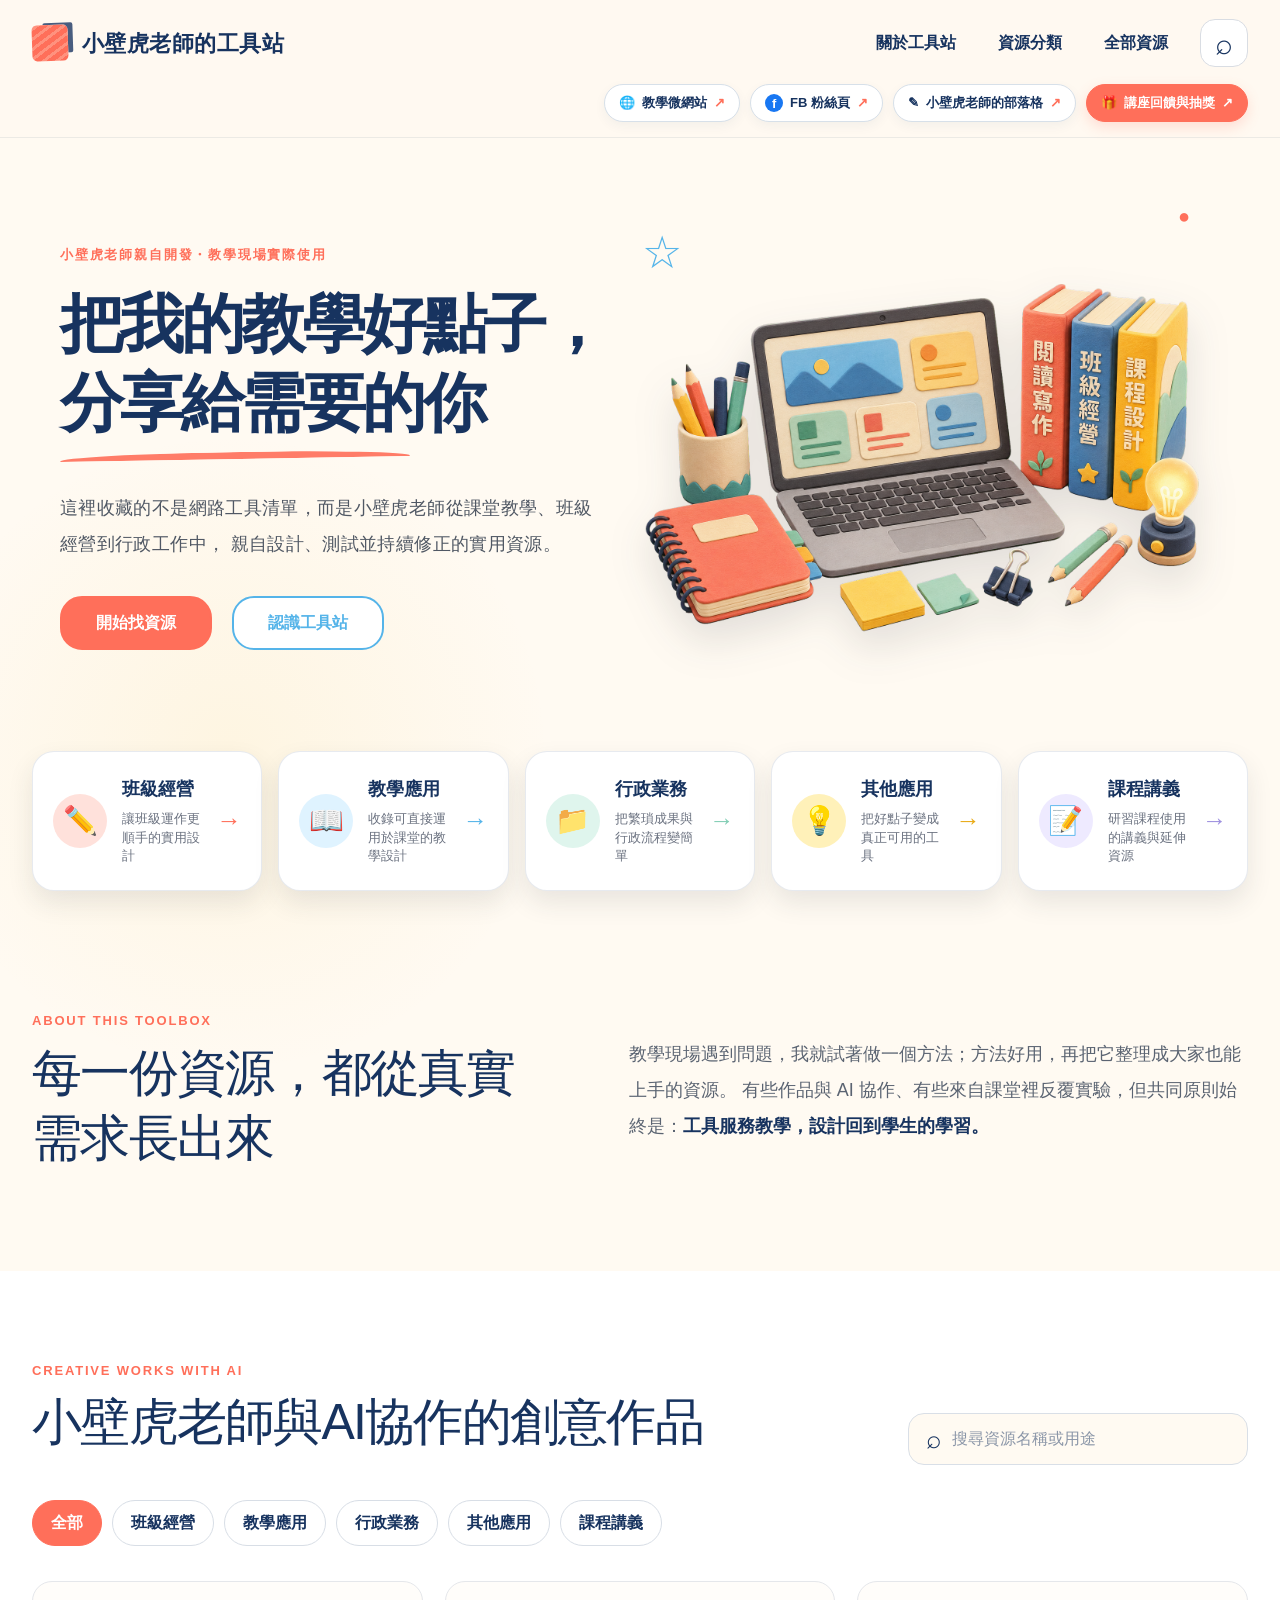
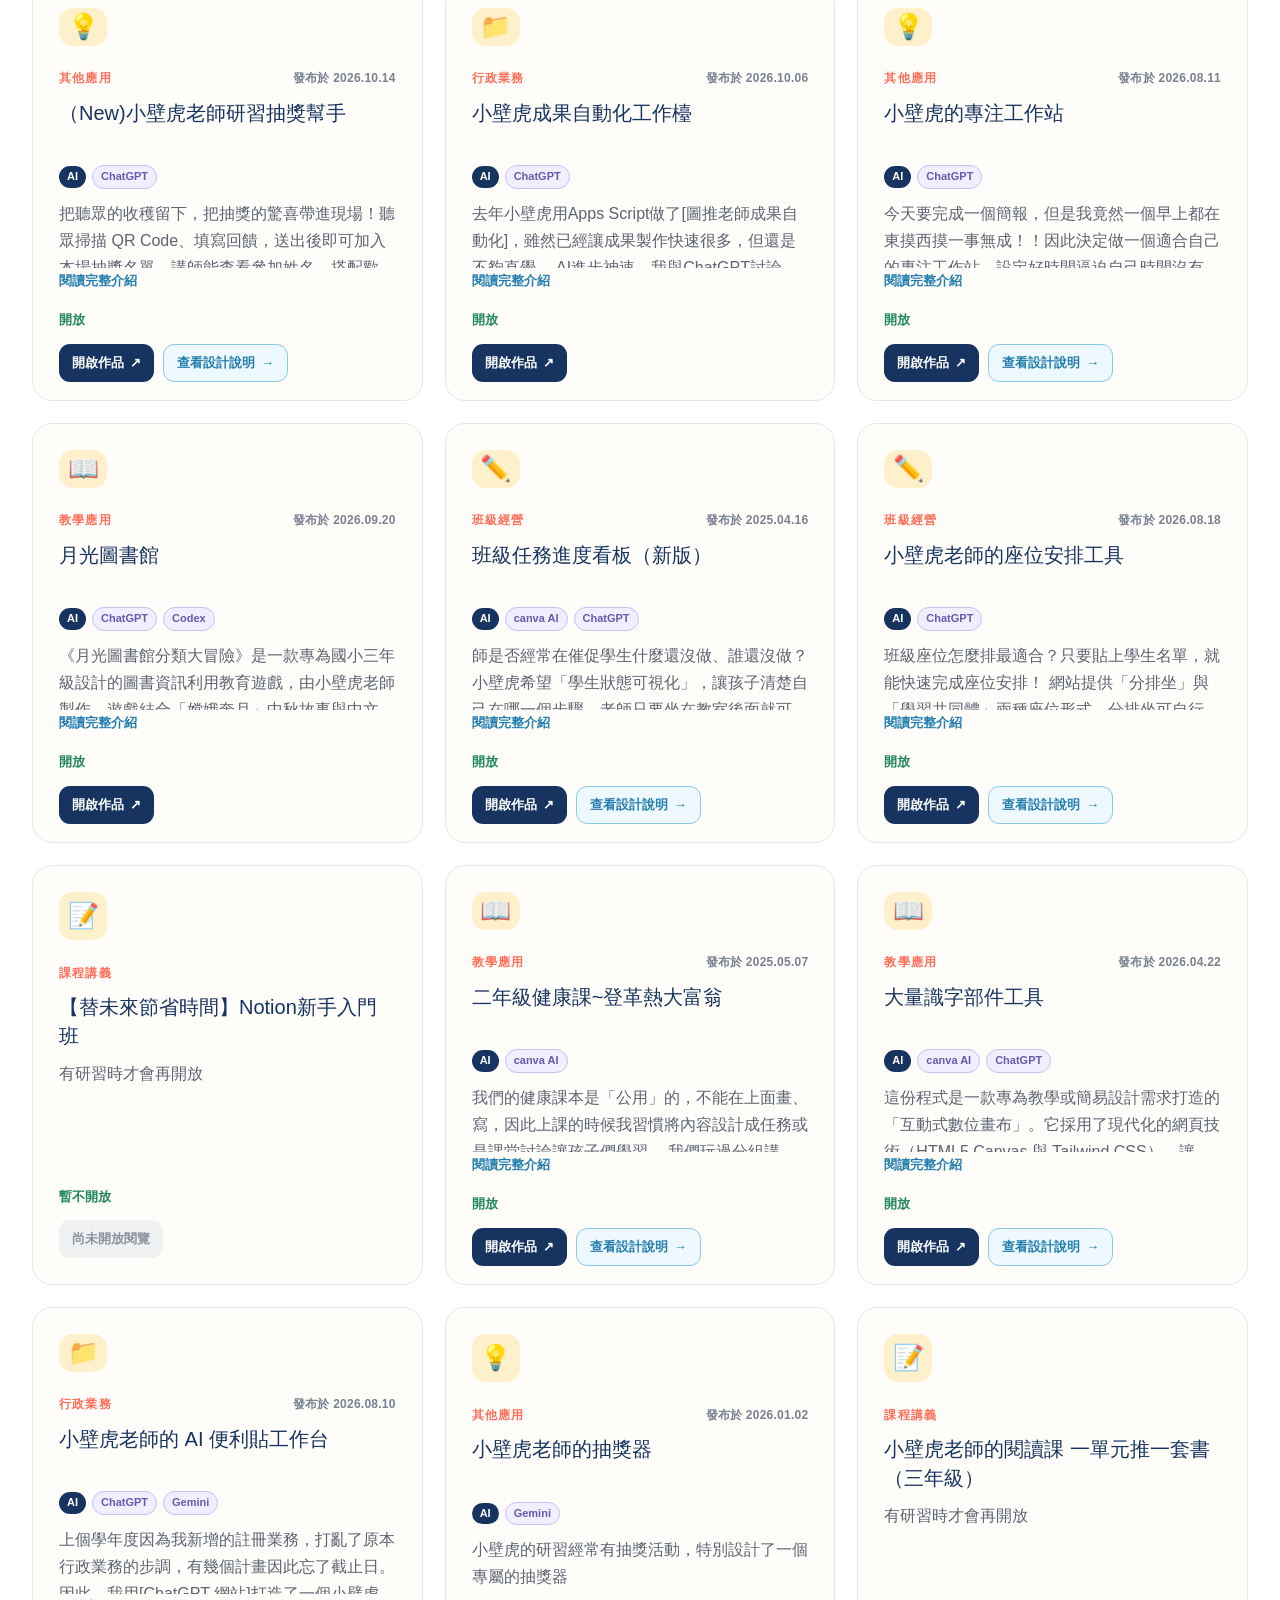
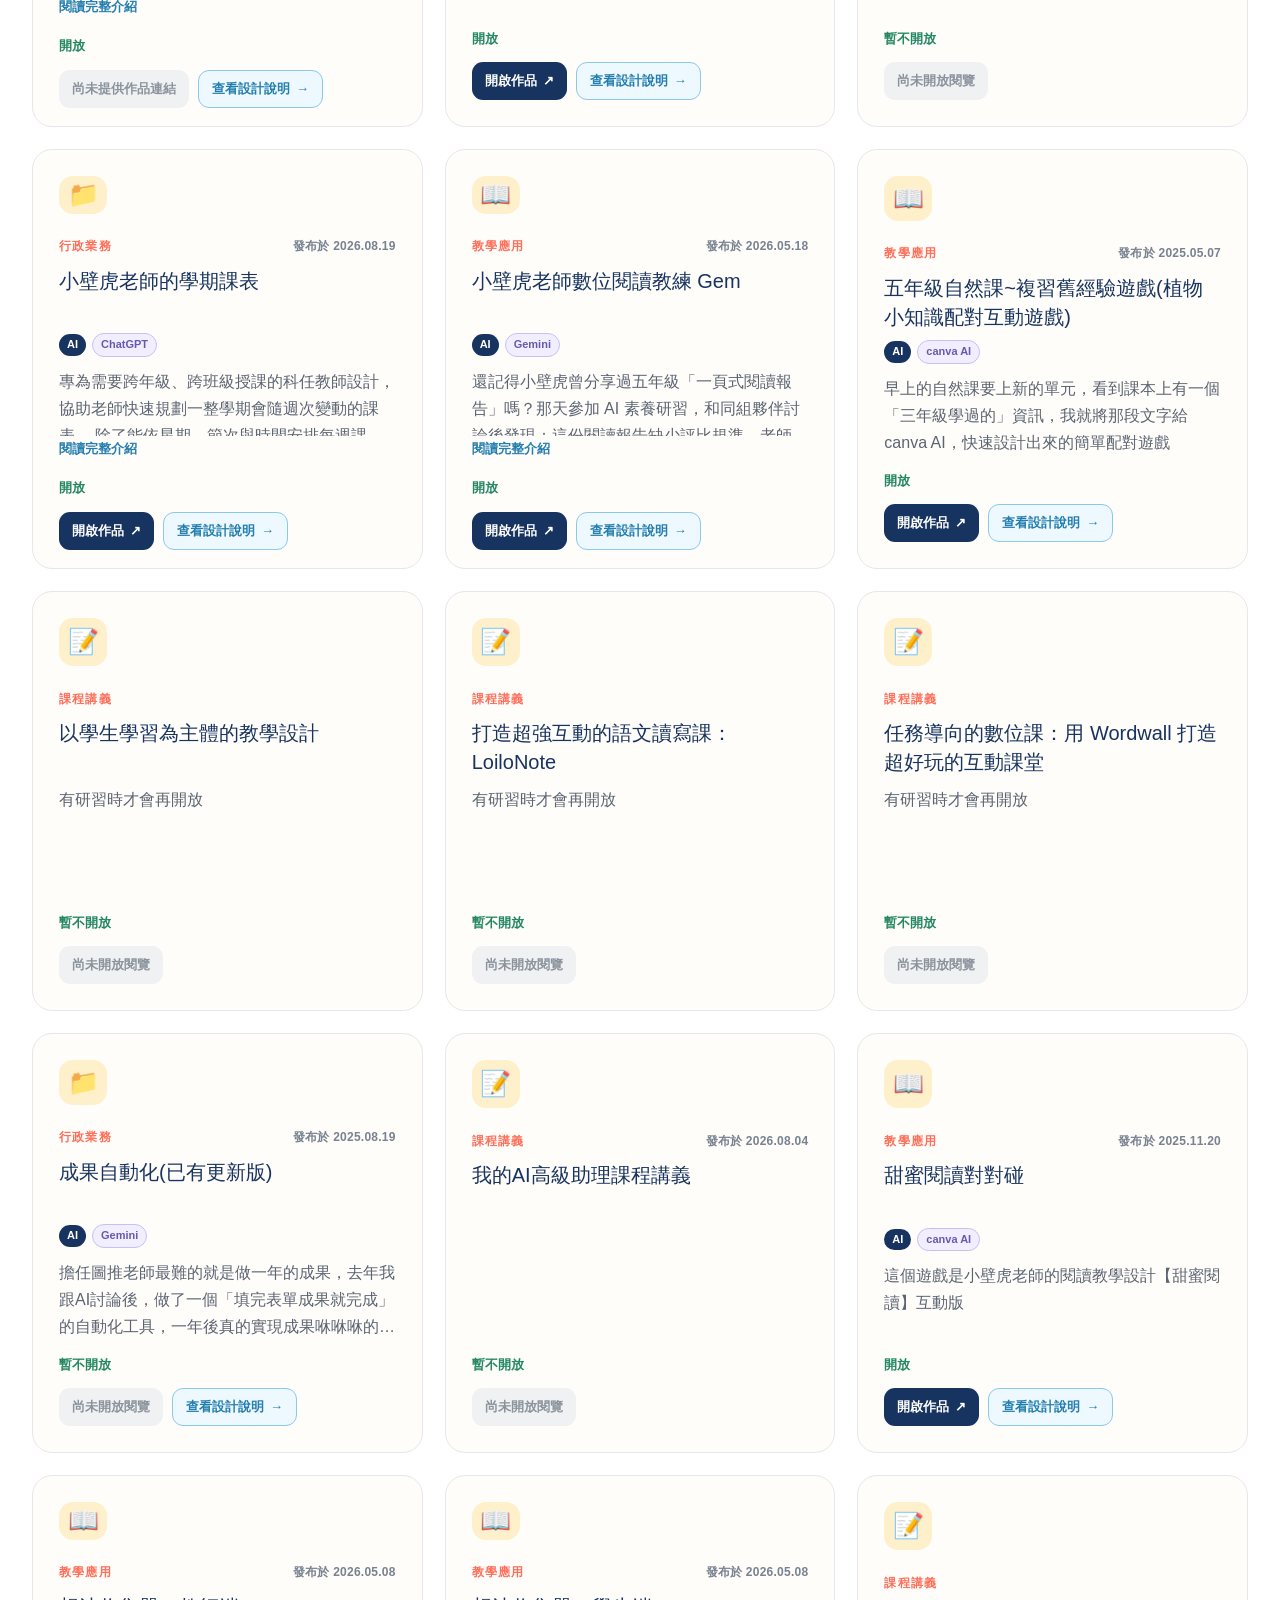
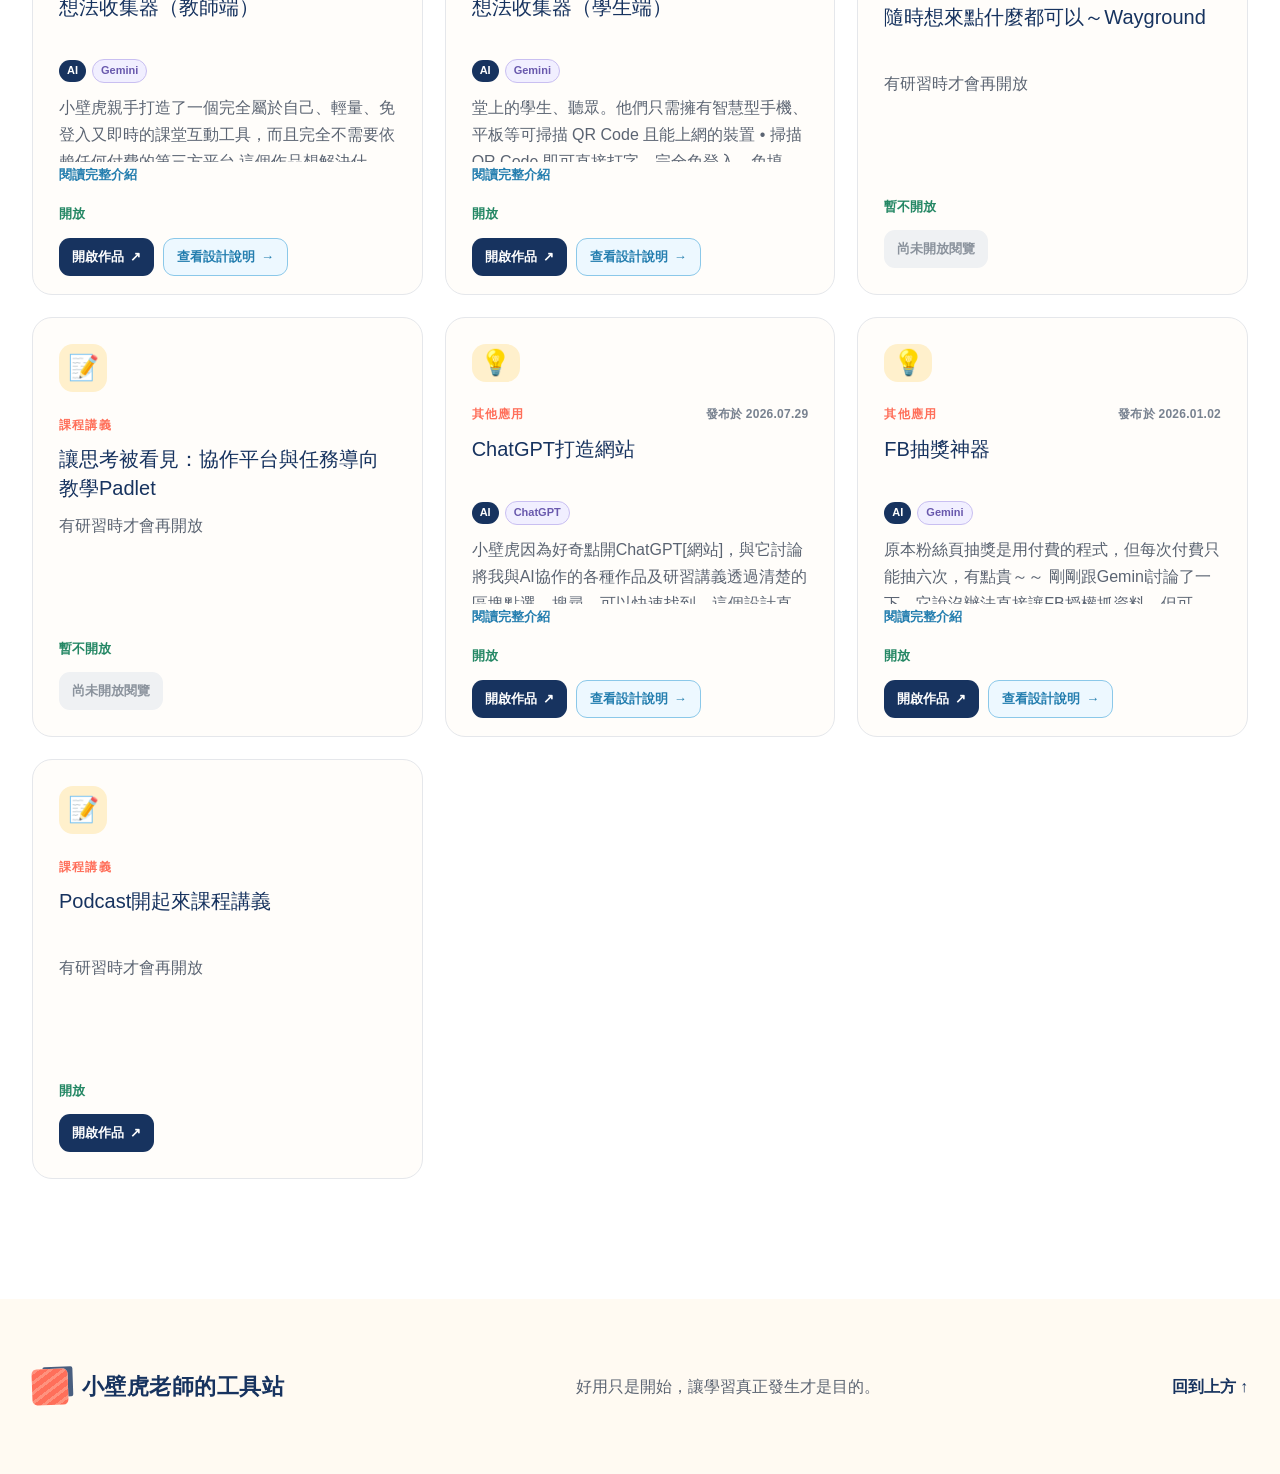
<file: index.html>
<!DOCTYPE html><html lang="zh-Hant"><head><meta charSet="utf-8"/><meta name="viewport" content="width=device-width, initial-scale=1"/><link rel="preload" as="image" href="/hero-tools.png"/><link rel="stylesheet" href="./assets/index-DZauRqTL.css" data-rsc-css-href="./assets/index-DZauRqTL.css" data-precedence="vite-rsc/importer-resources"/><link rel="modulepreload" href="./assets/layout-segment-context-CvkD5hmJ.js" crossorigin=""/><link rel="modulepreload" href="./assets/rolldown-runtime-S-ySWqyJ.js" crossorigin=""/><link rel="modulepreload" href="./assets/index-B7LnIJs1.js" crossorigin=""/><link rel="modulepreload" href="./assets/framework-DjPHiq1u.js" crossorigin=""/><link rel="modulepreload" href="./assets/page-oWYNg0gP.js" crossorigin=""/><title>小壁虎老師的工具站｜教學應用與 AI 創意作品</title><meta name="description" content="收錄小壁虎老師親自開發、在教學現場實際使用的班級經營、教學應用、行政業務、其他應用與課程講義，以及與 AI 協作的創意作品。"/><meta name="keywords" content="小壁虎老師,蔡孟耘,教學應用,AI 教學,班級經營,閱讀教學,課程設計,教師工具"/><meta name="robots" content="index, follow"/><meta name="googlebot" content="index, follow"/><meta property="og:title" content="小壁虎老師的工具站｜教學應用與 AI 創意作品"/><meta property="og:description" content="小壁虎老師從教學現場出發，親自設計、測試並分享的實用教學資源。"/><meta property="og:url" content="https://tmy1127-blip.github.io/tmy1127-teaching-toolkit/"/><meta property="og:site_name" content="小壁虎老師的工具站"/><meta property="og:type" content="website"/><meta property="og:locale" content="zh_TW"/><meta name="twitter:card" content="summary"/><meta name="twitter:title" content="小壁虎老師的工具站｜教學應用與 AI 創意作品"/><meta name="twitter:description" content="小壁虎老師從教學現場出發，親自設計、測試並分享的實用教學資源。"/><link rel="shortcut icon" href="./favicon.svg"/><link rel="icon" href="./favicon.svg"/><link rel="canonical" href="https://tmy1127-blip.github.io/tmy1127-teaching-toolkit/"/><script>self.__VINEXT_RSC_PARAMS__={}</script><script>self.__VINEXT_RSC_NAV__={"pathname":"/","searchParams":[]}</script><link rel="modulepreload" href="./assets/index-B7LnIJs1.js" />
<link rel="preload" href="./assets/_vinext_fonts/geist-8ac0455e797f/geist-ff2310f5.woff2" as="font" type="font/woff2" crossorigin />
<link rel="preload" href="./assets/_vinext_fonts/geist-8ac0455e797f/geist-875ccdd4.woff2" as="font" type="font/woff2" crossorigin />
<link rel="preload" href="./assets/_vinext_fonts/geist-8ac0455e797f/geist-52306abf.woff2" as="font" type="font/woff2" crossorigin />
<link rel="preload" href="./assets/_vinext_fonts/geist-8ac0455e797f/geist-001175b1.woff2" as="font" type="font/woff2" crossorigin />
<link rel="preload" href="./assets/_vinext_fonts/geist-8ac0455e797f/geist-98bbbccb.woff2" as="font" type="font/woff2" crossorigin />
<link rel="preload" href="./assets/_vinext_fonts/geist-mono-00e989178794/geist-mono-f6b33328.woff2" as="font" type="font/woff2" crossorigin />
<link rel="preload" href="./assets/_vinext_fonts/geist-mono-00e989178794/geist-mono-44e03052.woff2" as="font" type="font/woff2" crossorigin />
<link rel="preload" href="./assets/_vinext_fonts/geist-mono-00e989178794/geist-mono-0638449e.woff2" as="font" type="font/woff2" crossorigin />
<link rel="preload" href="./assets/_vinext_fonts/geist-mono-00e989178794/geist-mono-971fb274.woff2" as="font" type="font/woff2" crossorigin />
<link rel="preload" href="./assets/_vinext_fonts/geist-mono-00e989178794/geist-mono-44745446.woff2" as="font" type="font/woff2" crossorigin />
<link rel="preload" href="./assets/_vinext_fonts/geist-mono-00e989178794/geist-mono-013b2f2f.woff2" as="font" type="font/woff2" crossorigin />
<style data-vinext-fonts>/* cyrillic-ext */
@font-face {
  font-family: 'Geist';
  font-style: normal;
  font-weight: 100 900;
  font-display: swap;
  src: url(./assets/_vinext_fonts/geist-8ac0455e797f/geist-ff2310f5.woff2) format('woff2');
  unicode-range: U+0460-052F, U+1C80-1C8A, U+20B4, U+2DE0-2DFF, U+A640-A69F, U+FE2E-FE2F;
}
/* cyrillic */
@font-face {
  font-family: 'Geist';
  font-style: normal;
  font-weight: 100 900;
  font-display: swap;
  src: url(./assets/_vinext_fonts/geist-8ac0455e797f/geist-875ccdd4.woff2) format('woff2');
  unicode-range: U+0301, U+0400-045F, U+0490-0491, U+04B0-04B1, U+2116;
}
/* vietnamese */
@font-face {
  font-family: 'Geist';
  font-style: normal;
  font-weight: 100 900;
  font-display: swap;
  src: url(./assets/_vinext_fonts/geist-8ac0455e797f/geist-52306abf.woff2) format('woff2');
  unicode-range: U+0102-0103, U+0110-0111, U+0128-0129, U+0168-0169, U+01A0-01A1, U+01AF-01B0, U+0300-0301, U+0303-0304, U+0308-0309, U+0323, U+0329, U+1EA0-1EF9, U+20AB;
}
/* latin-ext */
@font-face {
  font-family: 'Geist';
  font-style: normal;
  font-weight: 100 900;
  font-display: swap;
  src: url(./assets/_vinext_fonts/geist-8ac0455e797f/geist-001175b1.woff2) format('woff2');
  unicode-range: U+0100-02BA, U+02BD-02C5, U+02C7-02CC, U+02CE-02D7, U+02DD-02FF, U+0304, U+0308, U+0329, U+1D00-1DBF, U+1E00-1E9F, U+1EF2-1EFF, U+2020, U+20A0-20AB, U+20AD-20C0, U+2113, U+2C60-2C7F, U+A720-A7FF;
}
/* latin */
@font-face {
  font-family: 'Geist';
  font-style: normal;
  font-weight: 100 900;
  font-display: swap;
  src: url(./assets/_vinext_fonts/geist-8ac0455e797f/geist-98bbbccb.woff2) format('woff2');
  unicode-range: U+0000-00FF, U+0131, U+0152-0153, U+02BB-02BC, U+02C6, U+02DA, U+02DC, U+0304, U+0308, U+0329, U+2000-206F, U+20AC, U+2122, U+2191, U+2193, U+2212, U+2215, U+FEFF, U+FFFD;
}

.__font_geist_0tvmz3h { font-family: 'Geist', sans-serif; }

.__variable_geist_0tvmz3h { --font-geist-sans: 'Geist', sans-serif; }

/* cyrillic-ext */
@font-face {
  font-family: 'Geist Mono';
  font-style: normal;
  font-weight: 100 900;
  font-display: swap;
  src: url(./assets/_vinext_fonts/geist-mono-00e989178794/geist-mono-f6b33328.woff2) format('woff2');
  unicode-range: U+0460-052F, U+1C80-1C8A, U+20B4, U+2DE0-2DFF, U+A640-A69F, U+FE2E-FE2F;
}
/* cyrillic */
@font-face {
  font-family: 'Geist Mono';
  font-style: normal;
  font-weight: 100 900;
  font-display: swap;
  src: url(./assets/_vinext_fonts/geist-mono-00e989178794/geist-mono-44e03052.woff2) format('woff2');
  unicode-range: U+0301, U+0400-045F, U+0490-0491, U+04B0-04B1, U+2116;
}
/* symbols2 */
@font-face {
  font-family: 'Geist Mono';
  font-style: normal;
  font-weight: 100 900;
  font-display: swap;
  src: url(./assets/_vinext_fonts/geist-mono-00e989178794/geist-mono-0638449e.woff2) format('woff2');
  unicode-range: U+2000-2001, U+2004-2008, U+200A, U+23B8-23BD, U+2500-259F;
}
/* vietnamese */
@font-face {
  font-family: 'Geist Mono';
  font-style: normal;
  font-weight: 100 900;
  font-display: swap;
  src: url(./assets/_vinext_fonts/geist-mono-00e989178794/geist-mono-971fb274.woff2) format('woff2');
  unicode-range: U+0102-0103, U+0110-0111, U+0128-0129, U+0168-0169, U+01A0-01A1, U+01AF-01B0, U+0300-0301, U+0303-0304, U+0308-0309, U+0323, U+0329, U+1EA0-1EF9, U+20AB;
}
/* latin-ext */
@font-face {
  font-family: 'Geist Mono';
  font-style: normal;
  font-weight: 100 900;
  font-display: swap;
  src: url(./assets/_vinext_fonts/geist-mono-00e989178794/geist-mono-44745446.woff2) format('woff2');
  unicode-range: U+0100-02BA, U+02BD-02C5, U+02C7-02CC, U+02CE-02D7, U+02DD-02FF, U+0304, U+0308, U+0329, U+1D00-1DBF, U+1E00-1E9F, U+1EF2-1EFF, U+2020, U+20A0-20AB, U+20AD-20C0, U+2113, U+2C60-2C7F, U+A720-A7FF;
}
/* latin */
@font-face {
  font-family: 'Geist Mono';
  font-style: normal;
  font-weight: 100 900;
  font-display: swap;
  src: url(./assets/_vinext_fonts/geist-mono-00e989178794/geist-mono-013b2f2f.woff2) format('woff2');
  unicode-range: U+0000-00FF, U+0131, U+0152-0153, U+02BB-02BC, U+02C6, U+02DA, U+02DC, U+0304, U+0308, U+0329, U+2000-206F, U+20AC, U+2122, U+2191, U+2193, U+2212, U+2215, U+FEFF, U+FFFD;
}

.__font_geist_mono_1diim1n { font-family: 'Geist Mono', sans-serif; }

.__variable_geist_mono_1diim1n { --font-geist-mono: 'Geist Mono', sans-serif; }
</style>
<link rel="stylesheet" href="./site-fixes.css"/>
</head><body class="__variable_geist_0tvmz3h __variable_geist_mono_1diim1n antialiased"><main><header class="header-shell"><div class="site-header"><a class="brand" href="#top" aria-label="回到首頁"><span class="brand-mark" aria-hidden="true"></span><span>小壁虎老師的工具站</span></a><nav aria-label="主要選單"><a href="#about">關於工具站</a><a href="#categories">資源分類</a><a href="#resources">全部資源</a></nav><button class="search-shortcut" aria-label="搜尋資源">⌕</button></div><div class="external-links" aria-label="小壁虎老師的其他網站"><a href="https://app.notion.com/p/2aeb13286930800d9132e2426ec1c8ae" target="_blank" rel="noreferrer"><span aria-hidden="true">🌐</span>教學微網站<span class="external-arrow" aria-hidden="true">↗</span></a><a href="https://www.facebook.com/profile.php?id=100094545186963" target="_blank" rel="noreferrer"><span aria-hidden="true">f</span>FB 粉絲頁<span class="external-arrow" aria-hidden="true">↗</span></a><a href="https://2blog.ilc.edu.tw/1003/" target="_blank" rel="noreferrer"><span aria-hidden="true">✎</span>小壁虎老師的部落格<span class="external-arrow" aria-hidden="true">↗</span></a><a class="feedback-link" href="https://forms.gle/HPLv72JGvcqjTUhn7" target="_blank" rel="noreferrer"><span aria-hidden="true">🎁</span>講座回饋與抽獎<span class="external-arrow" aria-hidden="true">↗</span></a></div></header><section class="hero" id="top"><div class="hero-copy"><p class="eyebrow">小壁虎老師親自開發・教學現場實際使用</p><h1><span>把我的教學好點子，</span><span>分享給需要的你</span></h1><span class="scribble" aria-hidden="true"></span><p class="hero-text">這裡收藏的不是網路工具清單，而是小壁虎老師從課堂教學、班級經營到行政工作中， 親自設計、測試並持續修正的實用資源。</p><div class="hero-actions"><button class="button primary">開始找資源</button><a class="button secondary" href="#about">認識工具站</a></div></div><div class="hero-visual" aria-label="以筆電、書本與筆記呈現小壁虎老師的資源工作桌"><div class="spark s1">☆</div><div class="spark s2">●</div><img src="./hero-tools.png" alt="" class="hero-art"/></div></section><section class="category-strip" id="categories" aria-label="資源分類"><button class="category-card coral"><span class="category-icon">✏️</span><span><strong>班級經營</strong><small>讓班級運作更順手的實用設計</small></span><b aria-hidden="true">→</b></button><button class="category-card blue"><span class="category-icon">📖</span><span><strong>教學應用</strong><small>收錄可直接運用於課堂的教學設計</small></span><b aria-hidden="true">→</b></button><button class="category-card mint"><span class="category-icon">📁</span><span><strong>行政業務</strong><small>把繁瑣成果與行政流程變簡單</small></span><b aria-hidden="true">→</b></button><button class="category-card yellow"><span class="category-icon">💡</span><span><strong>其他應用</strong><small>把好點子變成真正可用的工具</small></span><b aria-hidden="true">→</b></button><button class="category-card violet"><span class="category-icon">📝</span><span><strong>課程講義</strong><small>研習課程使用的講義與延伸資源</small></span><b aria-hidden="true">→</b></button></section><section class="about-section" id="about"><div><p class="section-kicker">ABOUT THIS TOOLBOX</p><h2>每一份資源，都從真實需求長出來</h2></div><p>教學現場遇到問題，我就試著做一個方法；方法好用，再把它整理成大家也能上手的資源。 有些作品與 AI 協作、有些來自課堂裡反覆實驗，但共同原則始終是：<strong>工具服務教學，設計回到學生的學習。</strong></p></section><section class="resources-section" id="resources"><div class="resource-heading"><div><p class="section-kicker">CREATIVE WORKS WITH AI</p><h2>小壁虎老師與AI協作的創意作品</h2></div><label class="search-box"><span aria-hidden="true">⌕</span><input id="search" placeholder="搜尋資源名稱或用途" value=""/></label></div><div class="filters" aria-label="依分類篩選"><button class="active">全部</button><button class="">班級經營</button><button class="">教學應用</button><button class="">行政業務</button><button class="">其他應用</button><button class="">課程講義</button></div><div class="resource-notice">正在從 Notion 取得最新作品⋯⋯</div></section><footer><div class="brand footer-brand"><span class="brand-mark" aria-hidden="true"></span><span>小壁虎老師的工具站</span></div><p>好用只是開始，讓學習真正發生才是目的。</p><a href="#top">回到上方 ↑</a></footer></main><script id="_R_">import("./assets/index-B7LnIJs1.js")</script></body></html><script>self.__VINEXT_RSC_CHUNKS__=self.__VINEXT_RSC_CHUNKS__||[];self.__VINEXT_RSC_CHUNKS__.push("2:I[\"8c0f216c4604\",[],\"Children\",1]\n3:I[\"15c18cfaeeff\",[],\"LayoutSegmentProvider\",1]\n4:I[\"8c0f216c4604\",[],\"Slot\",1]\n5:I[\"593f344dc510\",[],\"RedirectBoundary\",1]\n:HL[\"/assets/index-DZauRqTL.css\",\"style\"]\n")</script><script>self.__VINEXT_RSC_CHUNKS__=self.__VINEXT_RSC_CHUNKS__||[];self.__VINEXT_RSC_CHUNKS__.push("0:{\"__route\":\"route:/\",\"__interceptionContext\":null,\"__layoutIds\":[\"layout:/\"],\"__rootLayout\":\"/\",\"page:/\":\"$L1\",\"layout:/\":[[[[\"$\",\"link\",\"css:/assets/index-DZauRqTL.css\",{\"rel\":\"stylesheet\",\"precedence\":\"vite-rsc/importer-resources\",\"href\":\"/assets/index-DZauRqTL.css\",\"data-rsc-css-href\":\"/assets/index-DZauRqTL.css\"}],\"$undefined\"],[\"$\",\"html\",null,{\"lang\":\"zh-Hant\",\"children\":[\"$\",\"body\",null,{\"className\":\"__variable_geist_0tvmz3h __variable_geist_mono_1diim1n antialiased\",\"children\":[\"$\",\"$L2\",null,{}]}]}]],null],\"route:/\":[[[\"$\",\"meta\",null,{\"charSet\":\"utf-8\"}],[[\"$\",\"title\",\"0\",{\"children\":\"小壁虎老師的工具站｜教學應用與 AI 創意作品\"}],[\"$\",\"meta\",\"1\",{\"name\":\"description\",\"content\":\"收錄小壁虎老師親自開發、在教學現場實際使用的班級經營、教學應用、行政業務、其他應用與課程講義，以及與 AI 協作的創意作品。\"}],[\"$\",\"meta\",\"2\",{\"name\":\"keywords\",\"content\":\"小壁虎老師,蔡孟耘,教學應用,AI 教學,班級經營,閱讀教學,課程設計,教師工具\"}],[\"$\",\"meta\",\"3\",{\"name\":\"robots\",\"content\":\"index, follow\"}],[\"$\",\"meta\",\"4\",{\"name\":\"googlebot\",\"content\":\"index, follow\"}],[\"$\",\"meta\",\"5\",{\"property\":\"og:title\",\"content\":\"小壁虎老師的工具站｜教學應用與 AI 創意作品\"}],[\"$\",\"meta\",\"6\",{\"property\":\"og:description\",\"content\":\"小壁虎老師從教學現場出發，親自設計、測試並分享的實用教學資源。\"}],[\"$\",\"meta\",\"7\",{\"property\":\"og:url\",\"content\":\"https://tmy1127-blip.github.io/tmy1127-teaching-toolkit/\"}],[\"$\",\"meta\",\"8\",{\"property\":\"og:site_name\",\"content\":\"小壁虎老師的工具站\"}],[\"$\",\"meta\",\"9\",{\"property\":\"og:type\",\"content\":\"website\"}],[\"$\",\"meta\",\"10\",{\"property\":\"og:locale\",\"content\":\"zh_TW\"}],[\"$\",\"meta\",\"11\",{\"name\":\"twitter:card\",\"content\":\"summary\"}],[\"$\",\"meta\",\"12\",{\"name\":\"twitter:title\",\"content\":\"小壁虎老師的工具站｜教學應用與 AI 創意作品\"}],[\"$\",\"meta\",\"13\",{\"name\":\"twitter:description\",\"content\":\"小壁虎老師從教學現場出發，親自設計、測試並分享的實用教學資源。\"}],[\"$\",\"link\",\"14\",{\"rel\":\"shortcut icon\",\"href\":\"./favicon.svg\"}],[\"$\",\"link\",\"15\",{\"rel\":\"icon\",\"href\":\"./favicon.svg\"}],[\"$\",\"link\",\"16\",{\"rel\":\"canonical\",\"href\":\"https://tmy1127-blip.github.io/tmy1127-teaching-toolkit/\"}],[\"$\",\"meta\",\"17\",{\"name\":\"codex-preview\",\"content\":\"development\"}]],[[\"$\",\"meta\",\"0\",{\"name\":\"viewport\",\"content\":\"width=device-width, initial-scale=1\"}]]],[\"$\",\"$L3\",null,{\"segmentMap\":{\"children\":[]},\"children\":[\"$\",\"$L4\",null,{\"id\":\"layout:/\",\"parallelSlots\":\"$undefined\",\"children\":[\"$\",\"$L5\",null,{\"children\":[\"$\",\"$L3\",null,{\"segmentMap\":{\"children\":[]},\"children\":[\"$\",\"$L4\",null,{\"id\":\"page:/\"}]}]}]}]}]],\"__layoutFlags\":{\"layout:/\":\"s\"},\"__artifactCompatibility\":{\"schemaVersion\":1,\"graphVersion\":\"app-route-graph:4uhn5s1wvoptc\",\"deploymentVersion\":\"87ea6cc9-aaf5-4485-bb38-f892c4d7e3ea\",\"appElementsSchemaVersion\":1,\"rscPayloadSchemaVersion\":1,\"rootBoundaryId\":\"/\",\"renderEpoch\":null}}\n6:I[\"6efdf509a785\",[],\"default\",1]\n1:[\"$\",\"$L6\",null,{\"params\":\"$@7\",\"searchParams\":\"$@8\"}]\n7:{}\n8:{}\n")</script><script>self.__VINEXT_RSC_DONE__=true</script>
</file>
<file: site-fixes.css>
@media (max-width: 680px) {
  h1 {
    font-size: clamp(30px, 8.9vw, 36px);
    line-height: 1.3;
  }

  h1 span {
    white-space: nowrap;
  }

  .category-strip {
    grid-template-columns: repeat(2, minmax(0, 1fr));
    gap: 12px;
  }

  .category-card {
    min-height: 104px;
    padding: 14px;
    grid-template-columns: 44px minmax(0, 1fr);
    gap: 10px;
  }

  .category-card:last-child {
    grid-column: 1 / -1;
    min-height: 84px;
  }

  .category-icon {
    width: 44px;
    height: 44px;
    font-size: 23px;
  }

  .category-card strong {
    font-size: 16px;
  }

  .category-card small,
  .category-card b {
    display: none;
  }

  .search-shortcut,
  .external-links a,
  .filters button,
  .read-more,
  .resource-actions a,
  .action-disabled {
    min-height: 44px;
  }

  .read-more {
    display: inline-flex;
    align-items: center;
  }
}
</file>
<file: assets/index-DZauRqTL.css>
/*! tailwindcss v4.2.1 | MIT License | https://tailwindcss.com */
@layer theme{:root,:host{--font-sans:ui-sans-serif, system-ui, sans-serif, "Apple Color Emoji", "Segoe UI Emoji", "Segoe UI Symbol", "Noto Color Emoji";--font-mono:ui-monospace, SFMono-Regular, Menlo, Monaco, Consolas, "Liberation Mono", "Courier New", monospace;--spacing:.25rem;--default-font-family:var(--font-sans);--default-mono-font-family:var(--font-mono)}}@layer base{*,:after,:before,::backdrop{box-sizing:border-box;border:0 solid;margin:0;padding:0}::file-selector-button{box-sizing:border-box;border:0 solid;margin:0;padding:0}html,:host{-webkit-text-size-adjust:100%;tab-size:4;line-height:1.5;font-family:var(--default-font-family,ui-sans-serif, system-ui, sans-serif, "Apple Color Emoji", "Segoe UI Emoji", "Segoe UI Symbol", "Noto Color Emoji");font-feature-settings:var(--default-font-feature-settings,normal);font-variation-settings:var(--default-font-variation-settings,normal);-webkit-tap-highlight-color:transparent}hr{height:0;color:inherit;border-top-width:1px}abbr:where([title]){-webkit-text-decoration:underline dotted;text-decoration:underline dotted}h1,h2,h3,h4,h5,h6{font-size:inherit;font-weight:inherit}a{color:inherit;-webkit-text-decoration:inherit;-webkit-text-decoration:inherit;-webkit-text-decoration:inherit;-webkit-text-decoration:inherit;text-decoration:inherit}b,strong{font-weight:bolder}code,kbd,samp,pre{font-family:var(--default-mono-font-family,ui-monospace, SFMono-Regular, Menlo, Monaco, Consolas, "Liberation Mono", "Courier New", monospace);font-feature-settings:var(--default-mono-font-feature-settings,normal);font-variation-settings:var(--default-mono-font-variation-settings,normal);font-size:1em}small{font-size:80%}sub,sup{vertical-align:baseline;font-size:75%;line-height:0;position:relative}sub{bottom:-.25em}sup{top:-.5em}table{text-indent:0;border-color:inherit;border-collapse:collapse}:-moz-focusring{outline:auto}progress{vertical-align:baseline}summary{display:list-item}ol,ul,menu{list-style:none}img,svg,video,canvas,audio,iframe,embed,object{vertical-align:middle;display:block}img,video{max-width:100%;height:auto}button,input,select,optgroup,textarea{font:inherit;font-feature-settings:inherit;font-variation-settings:inherit;letter-spacing:inherit;color:inherit;opacity:1;background-color:#0000;border-radius:0}::file-selector-button{font:inherit;font-feature-settings:inherit;font-variation-settings:inherit;letter-spacing:inherit;color:inherit;opacity:1;background-color:#0000;border-radius:0}:where(select:is([multiple],[size])) optgroup{font-weight:bolder}:where(select:is([multiple],[size])) optgroup option{padding-inline-start:20px}::file-selector-button{margin-inline-end:4px}::placeholder{opacity:1}@supports (not ((-webkit-appearance:-apple-pay-button))) or (contain-intrinsic-size:1px){::placeholder{color:currentColor}@supports (color:color-mix(in lab, red, red)){::placeholder{color:color-mix(in oklab, currentcolor 50%, transparent)}}}textarea{resize:vertical}::-webkit-search-decoration{-webkit-appearance:none}::-webkit-date-and-time-value{min-height:1lh;text-align:inherit}::-webkit-datetime-edit{display:inline-flex}::-webkit-datetime-edit-fields-wrapper{padding:0}::-webkit-datetime-edit{padding-block:0}::-webkit-datetime-edit-year-field{padding-block:0}::-webkit-datetime-edit-month-field{padding-block:0}::-webkit-datetime-edit-day-field{padding-block:0}::-webkit-datetime-edit-hour-field{padding-block:0}::-webkit-datetime-edit-minute-field{padding-block:0}::-webkit-datetime-edit-second-field{padding-block:0}::-webkit-datetime-edit-millisecond-field{padding-block:0}::-webkit-datetime-edit-meridiem-field{padding-block:0}::-webkit-calendar-picker-indicator{line-height:1}:-moz-ui-invalid{box-shadow:none}button,input:where([type=button],[type=reset],[type=submit]){appearance:button}::file-selector-button{appearance:button}::-webkit-inner-spin-button{height:auto}::-webkit-outer-spin-button{height:auto}[hidden]:where(:not([hidden=until-found])){display:none!important}}@layer components;@layer utilities{.visible{visibility:visible}.relative{position:relative}.start{inset-inline-start:var(--spacing)}.hidden{display:none}.table{display:table}.antialiased{-webkit-font-smoothing:antialiased;-moz-osx-font-smoothing:grayscale}}:root{--paper:#fffaf2;--ink:#17335f;--muted:#5b6472;--coral:#ff6f5a;--blue:#55b4e9;--yellow:#f4c84d;--mint:#82cdb4;--violet:#9e91df;--white:#fff}*{box-sizing:border-box}html{scroll-behavior:smooth}body{background:var(--paper);color:var(--ink);margin:0;font-family:Noto Sans TC,PingFang TC,Microsoft JhengHei,sans-serif}button,input{font:inherit}button,a{-webkit-tap-highlight-color:transparent}button:focus-visible,a:focus-visible,input:focus-visible{outline-offset:3px;outline:3px solid #55b4e973}main{background:radial-gradient(circle at 18% 12%, #f4c84d1a, transparent 20rem), radial-gradient(circle at 85% 28%, #55b4e914, transparent 22rem), var(--paper);min-height:100vh}.header-shell{background:#fffaf2e0;border-bottom:1px solid #17335f14}.site-header{justify-content:space-between;align-items:center;gap:32px;width:min(1380px,100% - 64px);height:86px;margin:auto;display:flex}.brand{color:var(--ink);letter-spacing:.02em;white-space:nowrap;align-items:center;gap:14px;font-size:22px;font-weight:900;text-decoration:none;display:inline-flex}.brand-mark{background:repeating-linear-gradient(-35deg, var(--coral) 0 5px, #ff927e 5px 8px);border-radius:5px;width:36px;height:36px;transform:rotate(-2deg);box-shadow:8px -5px 0 -3px #17335fc7}nav{gap:42px;margin-left:auto;display:flex}nav a{color:var(--ink);font-weight:700;text-decoration:none}nav a:hover{color:var(--coral)}.search-shortcut{width:48px;height:48px;color:var(--ink);cursor:pointer;background:#fff;border:1px solid #d9dde3;border-radius:15px;font-size:30px}.external-links{justify-content:flex-end;gap:10px;width:min(1380px,100% - 64px);margin:-2px auto 0;padding:0 0 15px;display:flex}.external-links a{min-height:38px;color:var(--ink);background:#fff;border:1px solid #d7e0e9;border-radius:999px;align-items:center;gap:7px;padding:7px 14px;font-size:13px;font-weight:800;text-decoration:none;transition:all .18s;display:inline-flex;box-shadow:0 4px 12px #17335f0d}.external-links a:hover{border-color:var(--blue);color:#247eaf;transform:translateY(-2px);box-shadow:0 8px 16px #17335f17}.external-links a:nth-child(2)>span:first-child{color:#fff;background:#1877f2;border-radius:50%;place-items:center;width:18px;height:18px;font-family:Arial,sans-serif;font-size:13px;font-weight:900;display:grid}.external-links .feedback-link{border-color:var(--coral);background:var(--coral);color:#fff;box-shadow:0 5px 14px #ff6f5a33}.external-links .feedback-link:hover{color:#fff;background:#f15d48;border-color:#f15d48}.external-links .feedback-link .external-arrow{color:#fff}.external-arrow{color:var(--coral)}.hero{grid-template-columns:.93fr 1.07fr;align-items:center;gap:20px;width:min(1420px,100% - 48px);min-height:635px;margin:0 auto;padding:54px 36px 70px;display:grid;position:relative;overflow:hidden}.hero-copy{z-index:2;max-width:650px}.eyebrow,.section-kicker{color:var(--coral);letter-spacing:.14em;font-size:13px;font-weight:900}h1{letter-spacing:-.055em;margin:20px 0 8px;font-size:clamp(45px,5vw,72px);font-weight:950;line-height:1.24}h1 span{white-space:nowrap;display:block}.scribble{border-top:7px solid var(--coral);opacity:.9;border-radius:50%;width:350px;height:13px;margin:8px 0 25px;display:block;transform:rotate(-1deg)}.hero-text{color:#505864;letter-spacing:.02em;max-width:600px;font-size:18px;line-height:2}.hero-actions{gap:20px;margin-top:34px;display:flex}.button{border:2px solid var(--blue);cursor:pointer;border-radius:22px;justify-content:center;align-items:center;min-height:54px;padding:0 34px;font-weight:900;text-decoration:none;transition:all .2s;display:inline-flex}.button:hover{transform:translateY(-3px);box-shadow:0 10px 22px #17335f1f}.primary{background:var(--coral);border-color:var(--coral);color:#fff}.secondary{color:var(--blue);background:#fff}.hero-visual{height:510px;position:relative}.hero-art{object-fit:contain;object-position:center;filter:drop-shadow(0 18px 20px #202a3421);width:100%;height:100%}.note{z-index:1;color:#273348;padding:22px 24px;line-height:1.8;position:absolute;transform:rotate(-3deg);box-shadow:0 12px 30px #443f2f1f}.note:before{content:"";background:#55b4e96b;width:58px;height:18px;position:absolute;top:-8px;left:40%;transform:rotate(-4deg)}.goal{background:#ffe88f;width:205px;top:34px;left:92px}.idea{background:#ffad8f;width:205px;top:70px;right:15px;transform:rotate(4deg)}.laptop{z-index:3;width:470px;height:315px;position:absolute;top:150px;left:110px;transform:rotate(3deg)}.screen{height:275px;color:var(--ink);background:#eef3f3;border:15px solid #242b32;border-radius:18px 18px 8px 8px;padding:28px 35px;box-shadow:0 16px 30px #141e2838}.screen-grid{grid-template-columns:1fr 1fr;gap:11px;margin-top:18px;display:grid}.screen-grid span{background:#fff;border:1px solid #ccd5d7;border-radius:8px;flex-direction:column;justify-content:center;align-items:center;gap:4px;min-height:72px;font-size:24px;display:flex}.screen-grid small{font-size:11px;font-weight:800}.keyboard{clip-path:polygon(7% 0,93% 0,100% 100%,0 100%);background:linear-gradient(#d9dde0,#9ca3a9);border-radius:0 0 14px 14px;width:530px;height:55px;margin-left:-30px}.book-stack{z-index:4;position:absolute;bottom:25px;right:0;transform:rotate(-3deg)}.book-stack span{color:#fff;text-align:right;border-radius:5px;width:205px;margin-top:3px;padding:11px 22px;font-weight:900;display:block;box-shadow:0 4px 8px #0000001f}.book-stack span:first-child{background:#ef725d}.book-stack span:nth-child(2){background:#dda92e}.book-stack span:nth-child(3){background:#4a9ecf}.pencil{color:#eaa920;font-size:72px;position:absolute;bottom:12px;left:10px;transform:rotate(18deg)}.spark{color:var(--blue);font-size:45px;position:absolute}.s1{top:26px;left:18px}.s2{color:var(--coral);font-size:20px;top:8px;right:30px}.category-strip{z-index:5;grid-template-columns:repeat(5,1fr);gap:16px;width:min(1400px,100% - 64px);margin:-22px auto 0;display:grid;position:relative}.category-card{min-height:140px;color:var(--ink);text-align:left;cursor:pointer;background:#fff;border:1px solid #17335f1a;border-radius:22px;grid-template-columns:55px 1fr auto;align-items:center;gap:14px;padding:22px 20px;transition:all .2s;display:grid;box-shadow:0 12px 26px #282f3a1a}.category-card:hover{transform:translateY(-5px)}.category-icon{border-radius:50%;place-items:center;width:54px;height:54px;font-size:28px;display:grid}.category-card strong{font-size:18px;display:block}.category-card small{color:#6b7280;margin-top:7px;line-height:1.45;display:block}.category-card b{font-size:25px}.category-card.coral .category-icon{background:#ffe1db}.category-card.coral b{color:var(--coral)}.category-card.blue .category-icon{background:#dff3ff}.category-card.blue b{color:var(--blue)}.category-card.mint .category-icon{background:#dff5ed}.category-card.mint b{color:var(--mint)}.category-card.yellow .category-icon{background:#fff1b9}.category-card.yellow b{color:#e9aa15}.category-card.violet .category-icon{background:#eeeaff}.category-card.violet b{color:var(--violet)}.about-section{grid-template-columns:.9fr 1.1fr;align-items:start;gap:90px;width:min(1220px,100% - 64px);margin:120px auto 90px;display:grid}h2{letter-spacing:-.035em;margin:10px 0;font-size:clamp(34px,4vw,50px);line-height:1.3}.about-section>p{color:var(--muted);margin:25px 0 0;font-size:18px;line-height:2}.about-section strong{color:var(--ink)}.resources-section{background:#fff;padding:90px max(32px,50% - 610px) 120px}.resource-heading{justify-content:space-between;align-items:end;gap:40px;display:flex}.search-box{background:var(--paper);border:1px solid #d9dfe7;border-radius:16px;align-items:center;gap:10px;width:340px;height:52px;padding:0 17px;display:flex}.search-box span{font-size:26px}.search-box input{width:100%;color:var(--ink);background:0 0;border:0;outline:0}.filters{flex-wrap:wrap;gap:10px;margin:35px 0;display:flex}.filters button{color:var(--ink);cursor:pointer;background:#fff;border:1px solid #d8dee6;border-radius:999px;padding:10px 18px;font-weight:800}.filters button.active,.filters button:hover{border-color:var(--coral);background:var(--coral);color:#fff}.resource-grid{grid-template-columns:repeat(3,1fr);gap:22px;display:grid}.resource-card{height:420px;color:var(--ink);background:#fffdfa;border:1px solid #e5e7eb;border-radius:20px;flex-direction:column;padding:26px;text-decoration:none;transition:all .2s;display:flex;position:relative;overflow:hidden}.resource-card:hover{border-color:#f3aa9e;transform:translateY(-4px);box-shadow:0 12px 25px #2b374617}.resource-icon{background:#fff0cc;border-radius:14px;place-items:center;width:48px;height:48px;font-size:25px;display:grid}.resource-meta{justify-content:space-between;align-items:center;gap:12px;min-height:25px;margin:20px 0 8px;display:flex}.resource-category{letter-spacing:.1em;font-weight:900;color:var(--coral)!important;margin:0!important;font-size:12px!important}.resource-date{color:#788290;letter-spacing:.02em;flex:none;font-size:12px;font-weight:700}.resource-card h3{-webkit-line-clamp:2;-webkit-box-orient:vertical;min-height:58px;margin:0;font-size:20px;line-height:1.45;display:-webkit-box;overflow:hidden}.ai-tools{align-items:center;gap:6px;min-height:27px;margin-top:7px;display:flex;overflow:hidden}.ai-label,.ai-chip{border-radius:999px;flex:none;padding:4px 8px;font-size:11px;font-weight:900;line-height:1.25}.ai-label{background:var(--ink);color:#fff}.ai-chip{color:#6959ad;background:#f1efff;border:1px solid #c9bff1}.resource-summary{min-height:68px;color:var(--muted);-webkit-line-clamp:3;-webkit-box-orient:vertical;margin:9px 0 0;line-height:1.7;display:-webkit-box;overflow:hidden}.read-more{color:#247eaf;cursor:pointer;background:0 0;border:0;align-self:flex-start;margin-top:3px;padding:0;font-size:13px;font-weight:900}.read-more:hover{color:var(--coral);text-underline-offset:3px;text-decoration:underline}.resource-bottom{color:#248764;justify-content:space-between;align-items:center;margin-top:auto;padding-top:20px;font-size:13px;font-weight:900;display:flex}.resource-actions{flex-wrap:wrap;gap:9px;margin-top:14px;display:flex}.resource-actions a,.action-disabled{border-radius:11px;justify-content:center;align-items:center;gap:6px;min-height:38px;padding:8px 13px;font-size:13px;font-weight:900;text-decoration:none;display:inline-flex}.resource-actions a{background:var(--ink);color:#fff;transition:all .18s}.resource-actions a:hover{background:#244b83;transform:translateY(-2px)}.resource-actions .design-link{color:#247eaf;background:#edf8ff;border:1px solid #8bc8e9}.resource-actions .design-link:hover{background:#dff3ff}.action-disabled{color:#8a929c;background:#eff1f3}.modal-backdrop{z-index:100;-webkit-backdrop-filter:blur(5px);backdrop-filter:blur(5px);background:#1023409e;place-items:center;padding:24px;display:grid;position:fixed;inset:0}.resource-modal{background:#fffdfa;border:1px solid #17335f1f;border-radius:24px;width:min(680px,100%);max-height:min(760px,100vh - 48px);padding:34px;position:relative;overflow-y:auto;box-shadow:0 28px 80px #09193052}.resource-modal h2{margin:8px 48px 18px 0;font-size:clamp(27px,4vw,38px)}.resource-modal .modal-meta{margin-top:18px}.modal-ai-tools{flex-wrap:wrap;margin:-8px 0 18px;overflow:visible}.modal-description{color:var(--muted);white-space:pre-wrap;margin:0;font-size:17px;line-height:1.9}.modal-close{width:42px;height:42px;color:var(--ink);cursor:pointer;background:#fff;border:1px solid #d9dfe7;border-radius:50%;place-items:center;font-size:28px;line-height:1;display:grid;position:absolute;top:24px;right:24px}.modal-close:hover{border-color:var(--coral);color:var(--coral)}.modal-actions{margin-top:26px}.empty{text-align:center;color:var(--muted);grid-column:1/-1;padding:60px}.resource-notice{background:var(--paper);min-height:180px;color:var(--muted);border:1px dashed #cfd8e3;border-radius:20px;justify-content:center;align-items:center;gap:10px;font-weight:700;display:flex}.resource-notice.error{text-align:center;flex-direction:column}.resource-notice.error strong{color:var(--ink);font-size:18px}.resource-notice.error button{background:var(--coral);color:#fff;cursor:pointer;border:0;border-radius:999px;margin-top:8px;padding:9px 18px;font-weight:900}footer{justify-content:space-between;align-items:center;gap:25px;width:min(1220px,100% - 64px);min-height:175px;margin:auto;display:flex}footer p{color:var(--muted)}footer a{color:var(--ink);font-weight:900;text-decoration:none}@media (width<=1100px){nav{display:none}.hero{grid-template-columns:1fr;padding-top:40px}.hero-copy{max-width:780px}.hero-visual{margin-top:-10px}.category-strip{grid-template-columns:repeat(2,1fr);margin-top:25px}.category-card:last-child{grid-column:1/-1}.resource-grid{grid-template-columns:repeat(2,1fr)}}@media (width<=680px){.site-header{width:calc(100% - 32px);height:72px}.brand{gap:10px;font-size:17px}.brand-mark{width:29px;height:29px}.search-shortcut{width:42px;height:42px}.external-links{scrollbar-width:none;justify-content:flex-start;width:100%;padding:0 16px 13px;overflow-x:auto}.external-links::-webkit-scrollbar{display:none}.external-links a{flex:none}.hero{width:100%;min-height:auto;padding:42px 22px}h1{font-size:42px}h1 span{white-space:normal}.scribble{width:250px}.hero-text{font-size:16px}.hero-actions{flex-direction:column;align-items:stretch}.hero-visual{transform-origin:0 0;width:127%;height:390px;margin-bottom:-75px;transform:scale(.78)}.laptop{left:50px}.goal{left:30px}.idea{right:0}.category-strip{grid-template-columns:1fr;width:calc(100% - 32px);margin-top:10px}.category-card:last-child{grid-column:auto}.about-section{grid-template-columns:1fr;gap:20px;width:calc(100% - 40px);margin:80px auto}.resources-section{padding:70px 20px 90px}.resource-heading{flex-direction:column;align-items:stretch}.search-box{width:100%}.resource-grid{grid-template-columns:1fr}.resource-card{height:420px}.modal-backdrop{padding:14px}.resource-modal{border-radius:20px;max-height:calc(100vh - 28px);padding:26px 22px}.resource-modal h2{margin-right:42px}.modal-close{top:18px;right:18px}footer{text-align:center;flex-direction:column;justify-content:center;width:calc(100% - 40px);padding:45px 0}.footer-brand{font-size:17px}}@media (prefers-reduced-motion:reduce){html{scroll-behavior:auto}*,:before,:after{transition-duration:.01ms!important;animation-duration:.01ms!important}}
</file>
